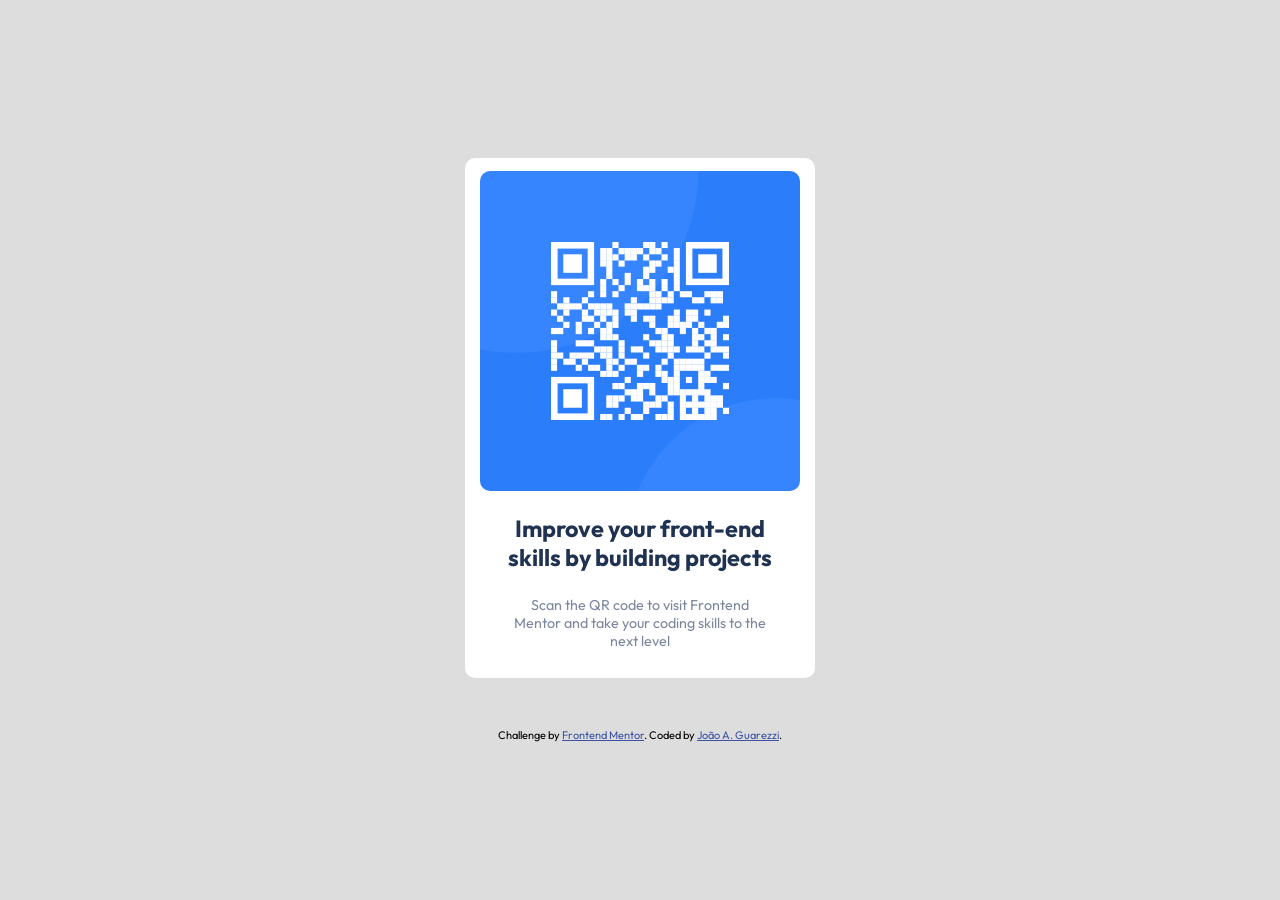
<file: 1) QR Code Component/index.html>
<!DOCTYPE html>
<html lang="en">
<head>
  <meta charset="UTF-8">
  <meta name="viewport" content="width=device-width, initial-scale=1.0"> <!-- displays site properly based on user's device -->

  <link rel="icon" type="image/png" sizes="32x32" href="./images/favicon-32x32.png">

<link rel="preconnect" href="https://fonts.googleapis.com">
<link rel="preconnect" href="https://fonts.gstatic.com" crossorigin>
<link href="https://fonts.googleapis.com/css2?family=Outfit:wght@400;700&display=swap" rel="stylesheet"> 
  
  <title>Frontend Mentor | QR code component</title>

  <style>
    
    *{
        margin: 0;
        padding: 0;
        box-sizing: border-box;
    }

    body {
        display: flex;
        flex-direction: column;
        align-items: center;
        justify-content: center;

        background: #ddd;
        font-size: 13px;
        font-family: 'Outfit', sans-serif;
        min-height: 100vh;
    }

    .qrcode-card {
        display: flex;
        flex-direction: column;
        align-items: center;
        justify-content: center;
        
        max-width: 350px;
        background-color: white;
        margin: 0 auto; 
        border-radius: 10px;
        
    }

    .image-qrcode {
        width: 320px;
        margin-top: 1em;
        border-radius: 10px;
    }

    h1 {
        font-size: 1.8em;
        text-align: center;
        margin: 1em 1.5em;
        color: hsl(218, 44%, 22%);
    }

    p {
        text-align: center;
        font-size: 1.1em;
        margin: 0 3em 2em 3em;
        color: hsl(220, 15%, 55%);
    }

    .attribution { font-size: 11px; 
                 text-align: center;
                padding-top: 50px; }

    .attribution a { color: hsl(228, 45%, 44%); }

    @media (max-width: 375px) {

      body, .qrcode-card, .image-qrcode, h1, p{
        margin: 0 auto;
        max-width: 90%;
        font-size: 13px;
      }

      .image-qrcode {
        width: 100%;
        margin-top: .5em;
      }

      h1{
        margin: .8em;
      }

      p {
        font-size: .6em;
        margin: .3em 0 1em 0;
      }
    
    }
  </style>
</head>
<body>

  <div class="qrcode-card">
    <img src="images/image-qr-code.png" alt="qr-code" class="image-qrcode">

    <h1>Improve your front-end skills by building projects</h1> 

    <p>Scan the QR code to visit Frontend Mentor and take your coding skills to the next level</p>
  </div>
  
  <div class="attribution">
    Challenge by <a href="https://www.frontendmentor.io?ref=challenge" target="_blank">Frontend Mentor</a>. 
    Coded by <a href="https://github.com/joaoanibal08/">João A. Guarezzi</a>.
  </div>
</body>
</html>
</file>
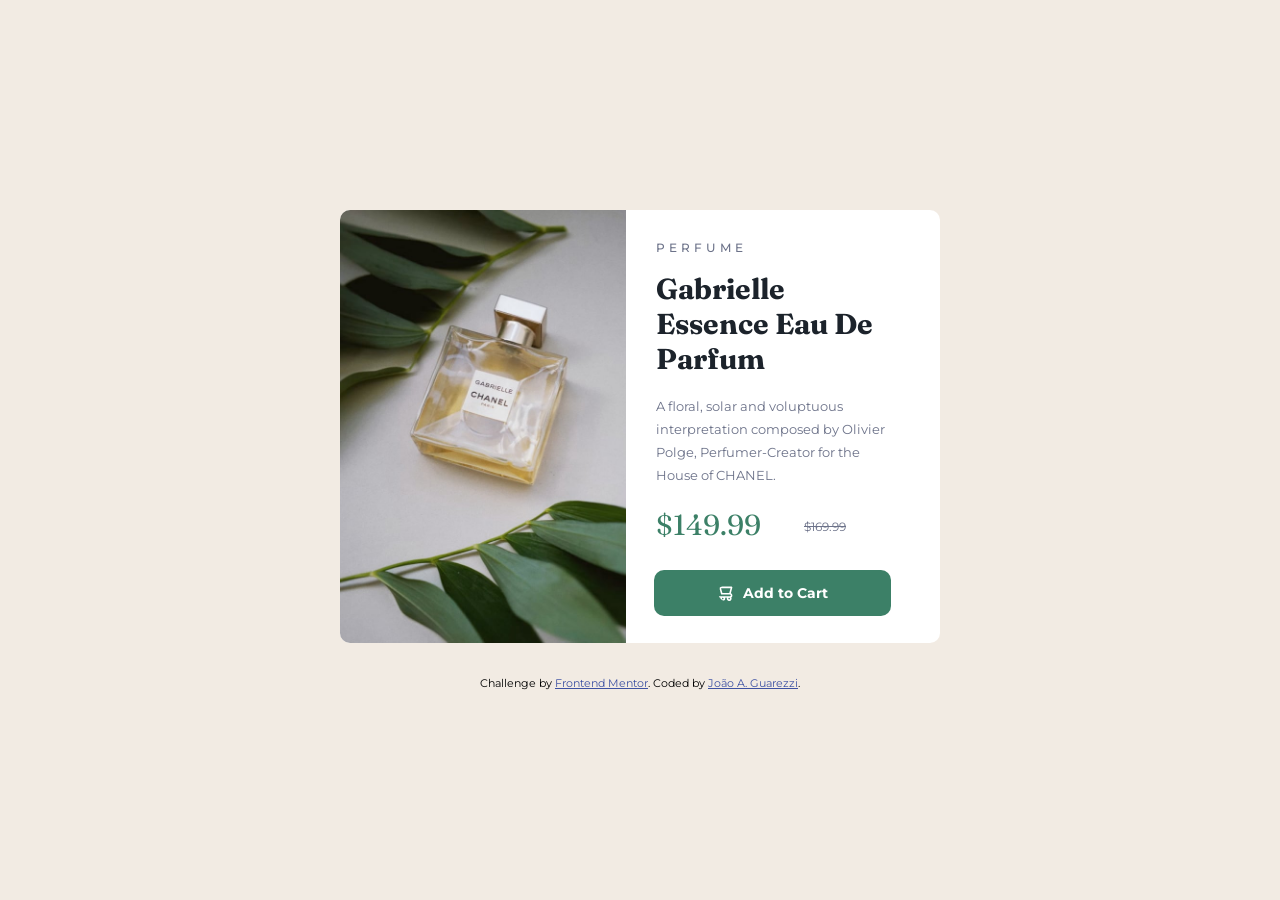
<file: 2) Product Preview Card/index.html>
<!DOCTYPE html>
<html lang="en">
<head>
  <meta charset="UTF-8">
  <meta name="viewport" content="width=device-width, initial-scale=1.0"> <!-- displays site properly based on user's device -->

  <link rel="icon" type="image/png" sizes="32x32" href="./images/favicon-32x32.png">
  
  <title>Frontend Mentor | Product preview card component</title>

  <link rel="stylesheet" href="style.css">
</head>
<body>

  <div class="container">
      <div class="photography">
        <img src="images/image-product-desktop.jpg" alt="perfume-photo-desktop">
      </div>
  
      <div class="content">
        <h3>Perfume</h3>
        <h1>Gabrielle Essence Eau De Parfum</h1>
        <p class="main-txt">A floral, solar and voluptuous interpretation composed by Olivier Polge, 
        Perfumer-Creator for the House of <span>Chanel.</span></p>
        <div class="prices">
          <p class="current-price">$149.99</p> 
          <p class="old-price">$169.99</p>
        </div>
        <div class="button">
          <img src="images/icon-cart.svg" alt="icon-cart">
          <a href="#"><p>Add to Cart</p></a>
          </div>
        </div>
      </div>
  </div>
  
  <div class="attribution">
    Challenge by <a href="https://www.frontendmentor.io?ref=challenge" target="_blank">Frontend Mentor</a>. 
    Coded by <a href="https://github.com/joaoanibal08">João A. Guarezzi</a>.
  </div>
</body>
</html>
</file>
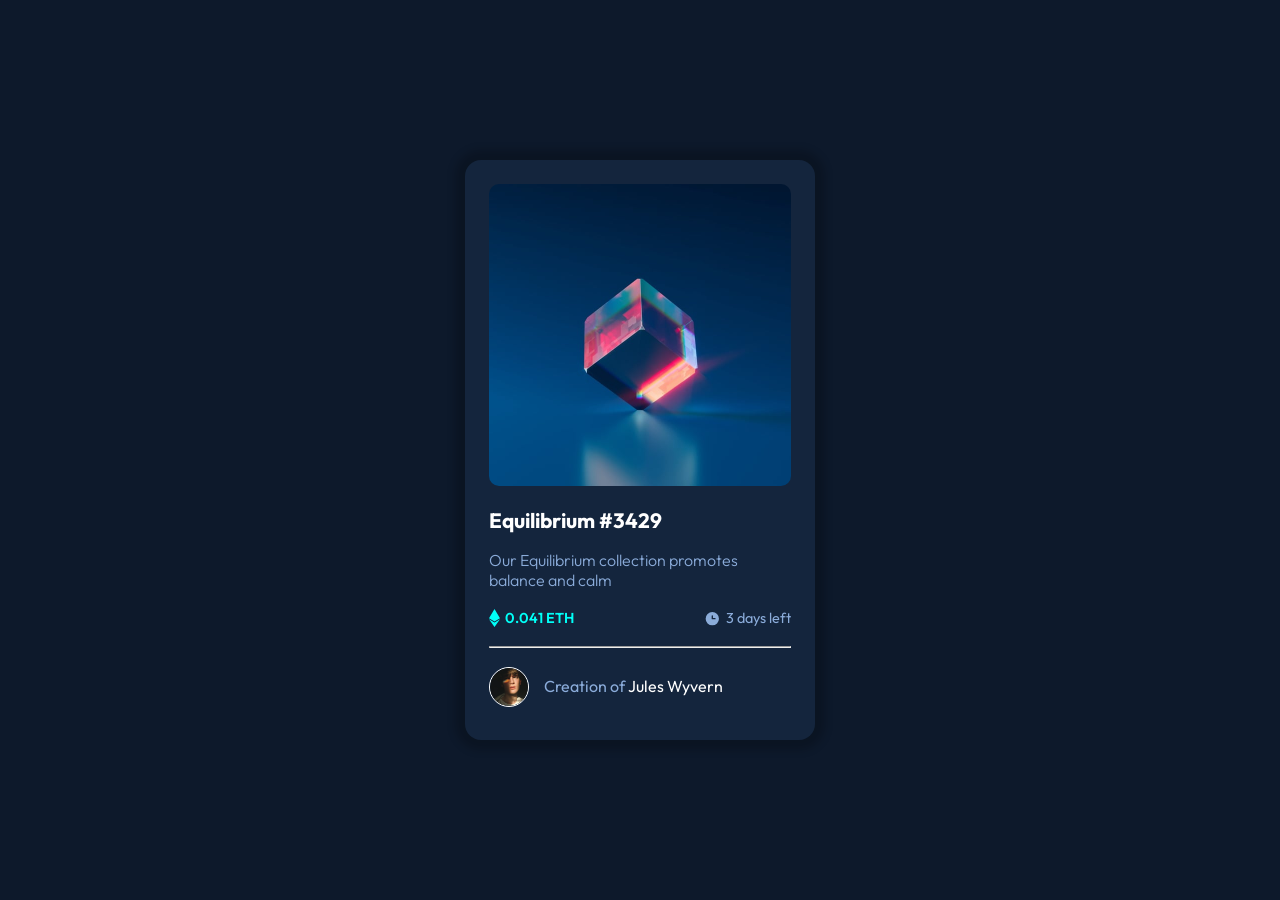
<file: 3) NFT Preview Card Component/index.html>
<!DOCTYPE html>
<html lang="pt-br">
<head>
    <meta charset="UTF-8">
    <meta http-equiv="X-UA-Compatible" content="IE=edge">
    <meta name="viewport" content="width=device-width, initial-scale=1.0">
    <link rel="stylesheet" href="style.css" />
    <title>NFT Card Title</title>
</head>
<body>

    <div class="card">
        <div class="wrapper">
            <div class="header">
                <img src="images/image-equilibrium.jpg" alt="equilibrium-img" class="main-img">
                <div class="overlay"></div>
                <img src="images/icon-view.svg" alt="icon-view" class="view"> 
            </div>
    
            <div class="content">
                <h1>Equilibrium #3429</h1>
                <p>Our Equilibrium collection promotes balance and calm</p>
    
                <div class="icons">
                    <div class="eth">
                        <img src="images/icon-ethereum.svg">
                        <h4 class="eth-text">0.041 eth</h4>
                    </div>
                    <div class="days">
                        <img src="images/icon-clock.svg">
                        <h4>3 days left</h4>
                    </div> 
                </div>
    
                <hr>

                <div class="footer">
                    <img src="./images/image-avatar.png" alt="avatar" />
                    <p>Creation of <span>Jules Wyvern</span></p>
                </div>
            </div>
        </div> 
    </div>
</body>
</html>
</file>
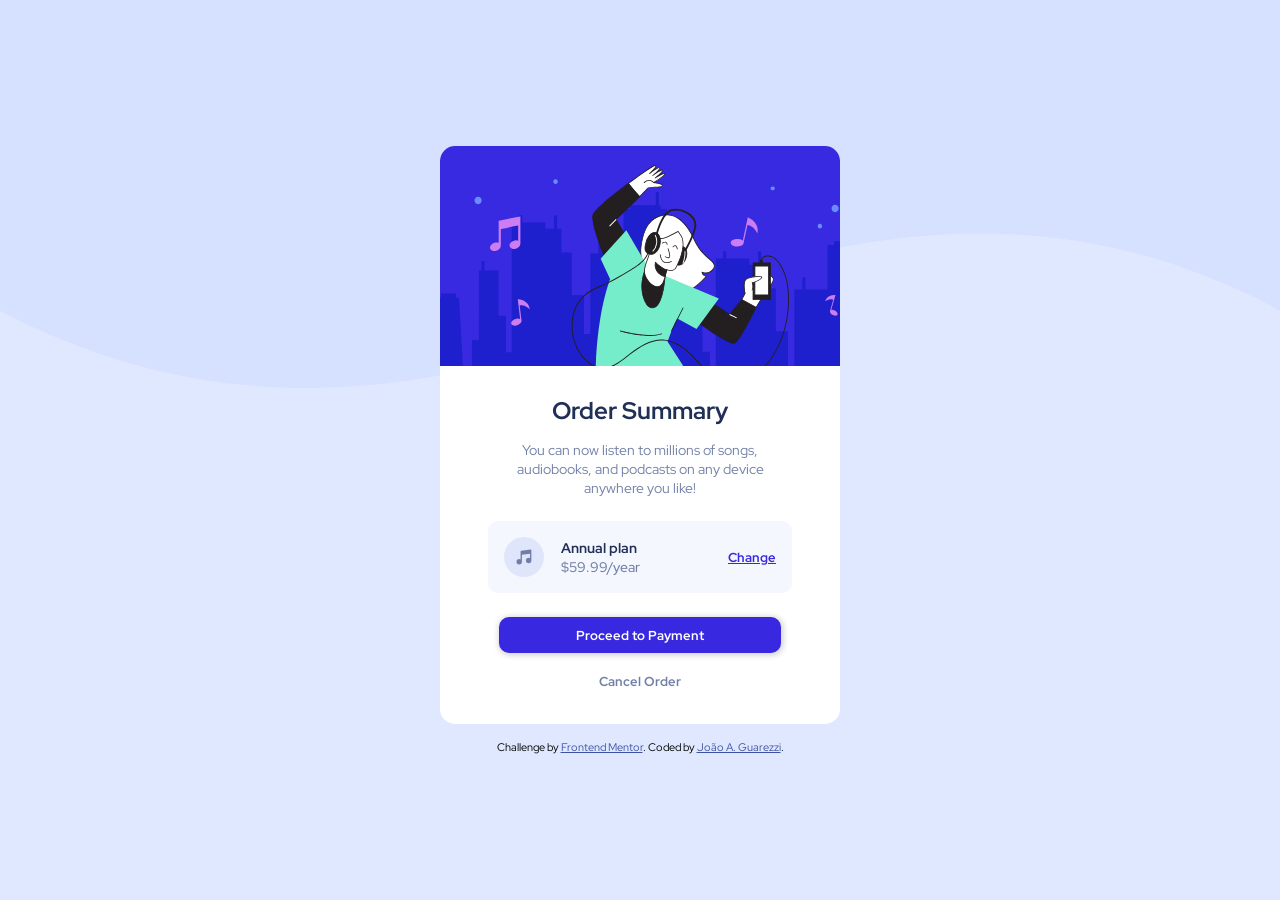
<file: 4) Order Summary Component/index.html>
<!DOCTYPE html>
<html lang="en">
<head>
    <meta charset="UTF-8">
    <meta http-equiv="X-UA-Compatible" content="IE=edge">
    <meta name="viewport" content="width=device-width, initial-scale=1.0">
    <link rel="stylesheet" href="style.css">
    <title>Order Summary Component</title>
</head>
<body>

    <div class="container">
        <div class="wrapper">
            <div class="container-img">
                <img src="images/illustration-hero.svg" alt="img">
            </div>
    
            <div class="container-content">
                <h1>Order Summary</h1>
                <p>You can now listen to millions of songs, audiobooks, and podcasts on any 
                device anywhere you like!</p>
    
                <div class="plan">
                    <img src="images/icon-music.svg" alt="icon-music">
                        <div class="annual-plan">
                            <h3>Annual plan</h3>
                            <h4>$59.99/year</h4>
                        </div>
                    <a href="#">Change</a>
                </div>
    
                <div class="buttons">
                    <a href="#" class="proceed">Proceed to Payment</a>
                    <a href="#" class="cancel">Cancel Order</a>
                </div>
            </div>
        </div>

        <div class="attribution">
            Challenge by <a href="https://www.frontendmentor.io?ref=challenge" target="_blank">Frontend Mentor</a>. 
            Coded by <a href="https://github.com/joaoanibal08" target="_blank">João A. Guarezzi</a>. 
        </div>

    </div>
    
</body>
</html>
</file>
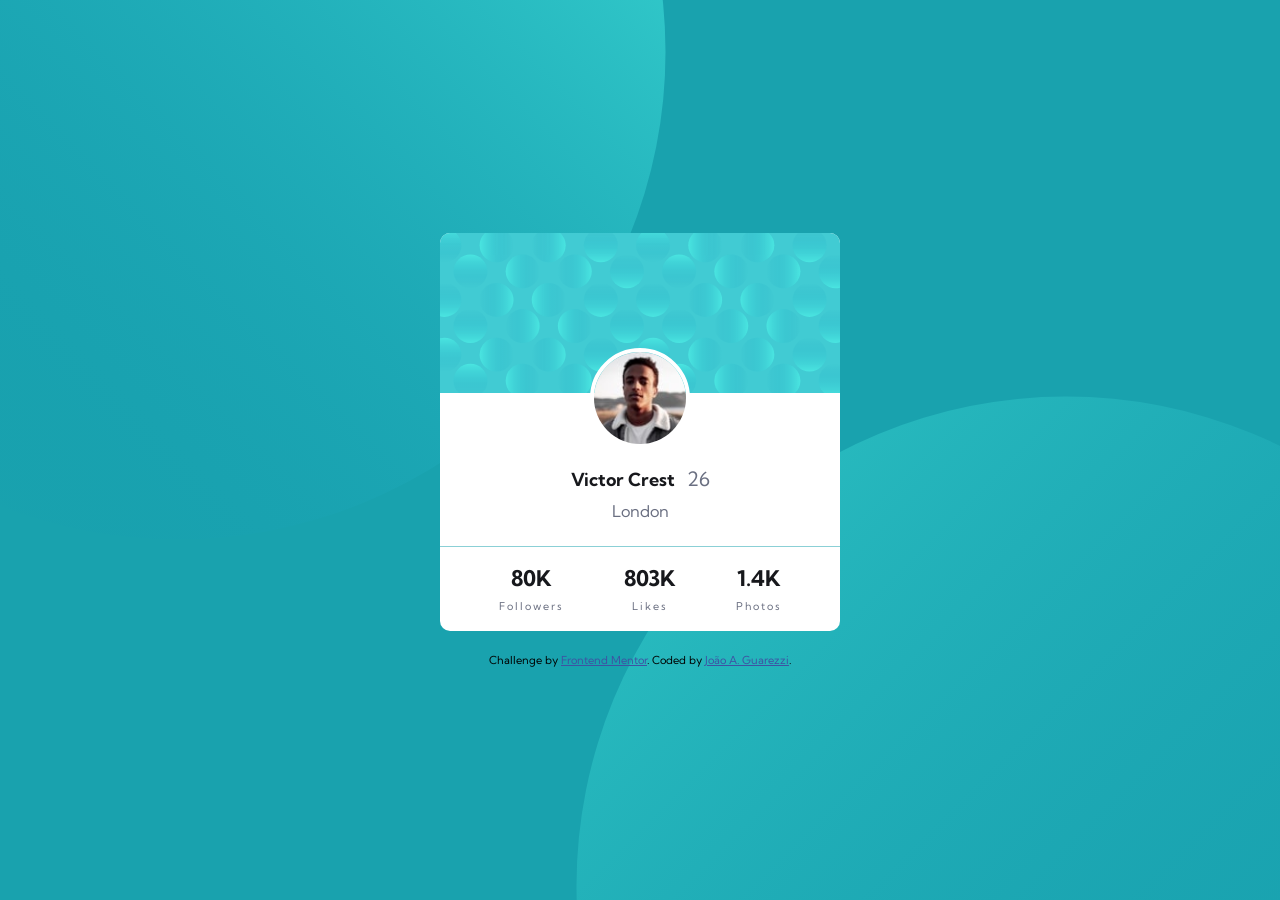
<file: 5) Profile Card Component/index.html>
<!DOCTYPE html>
<html lang="en">
<head>
  <meta charset="UTF-8">
  <meta name="viewport" content="width=device-width, initial-scale=1.0"> <!-- displays site properly based on user's device -->

  <link rel="icon" type="image/png" sizes="32x32" href="./images/favicon-32x32.png">
  <link rel="stylesheet" href="style.css">
  
  
  <title>Frontend Mentor | Profile card component</title>
</head>
<body>
  <div class="container">
    <div class="wrapper">

      <img src="images/bg-pattern-card.svg" alt="pattern-card" class="header-img">

      <div class="profile-header">
        <img src="images/image-victor.jpg" alt="photo-victor" class="profile-photo">
        <h1>Victor Crest <span>26</span></h1>
        <p>London</p>
      </div>

      

      <div class="stats">
        <div class="stat-box">
          <h2>80k</h2>
          <h3>Followers</h3>
        </div>

        <div class="stat-box">
          <h2>803k</h2>
          <h3>Likes</h3>
        </div>

        <div class="stat-box">
          <h2>1.4k</h2>
          <h3>Photos</h3>
        </div>

      </div>
    </div>

    <div class="attribution">
      Challenge by <a href="https://www.frontendmentor.io?ref=challenge" target="_blank">Frontend Mentor</a>. 
      Coded by <a href="https://github.com/joaoanibal08">João A. Guarezzi</a>.
    </div>
  </div>
</body>
</html>
</file>
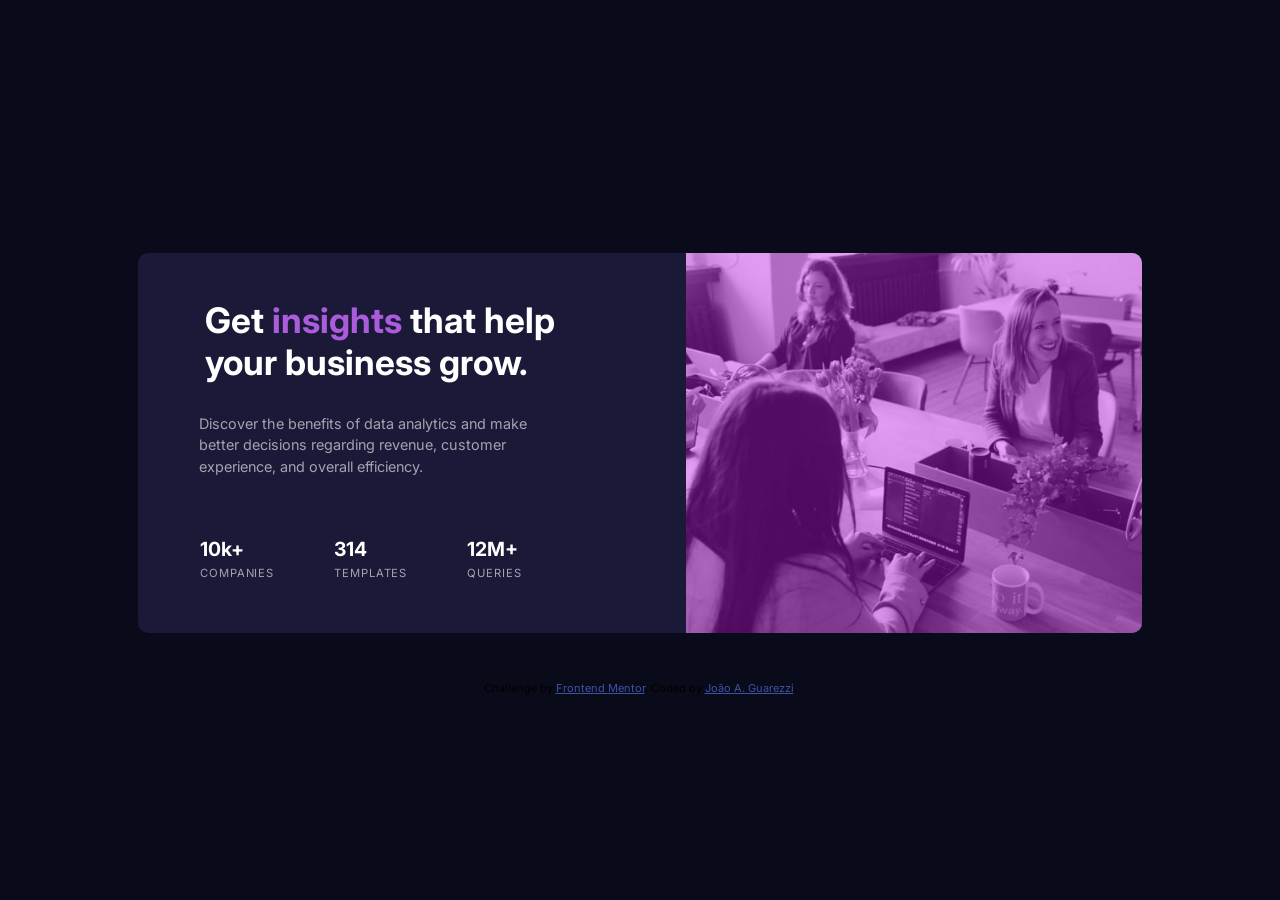
<file: 6) Start Preview Card/index.html>
<!DOCTYPE html>
<html lang="en">
<head>
    <meta charset="UTF-8">
    <meta http-equiv="X-UA-Compatible" content="IE=edge">
    <meta name="viewport" content="width=device-width, initial-scale=1.0">
    <link rel="stylesheet" href="style.css">
    <title>Start Preview Card</title>
</head>
<body>
    <div class="container">
        <div class="wrapper">
            <div class="text">
                <h1 class="title">Get <span>insights</span> that help<br> your business grow.</h1>
     
                <h2 class="subtitle">Discover the benefits of data analytics and make<br>better decisions regarding revenue, 
                customer<br> experience, and overall efficiency.</h2>
    
                <div class="stat-box">
                    <div class="stat">
                      <p class="stat-number">10k+</p>
                      <p class="stat-text">companies</p>
                   </div>
              
                   <div class="stat">
                     <p class="stat-number">314</p>
                     <p class="stat-text">templates</p>
                   </div>
              
                   <div class="stat">
                     <p class="stat-number uppercase">12m+</p>
                     <p class="stat-text">queries</p>
                   </div>
               </div>
            </div>
            <div class="image">
                <img src="images/image-header-desktop.jpg" alt="img">
            </div>
        </div>
        
        <div class="attribution">
            Challenge by <a href="https://www.frontendmentor.io?ref=challenge" target="_blank">Frontend Mentor</a>. 
            Coded by <a href="https://github.com/joaoanibal08/" target="_blank">João A. Guarezzi</a>.
        </div>   
</body>
</html>
</file>
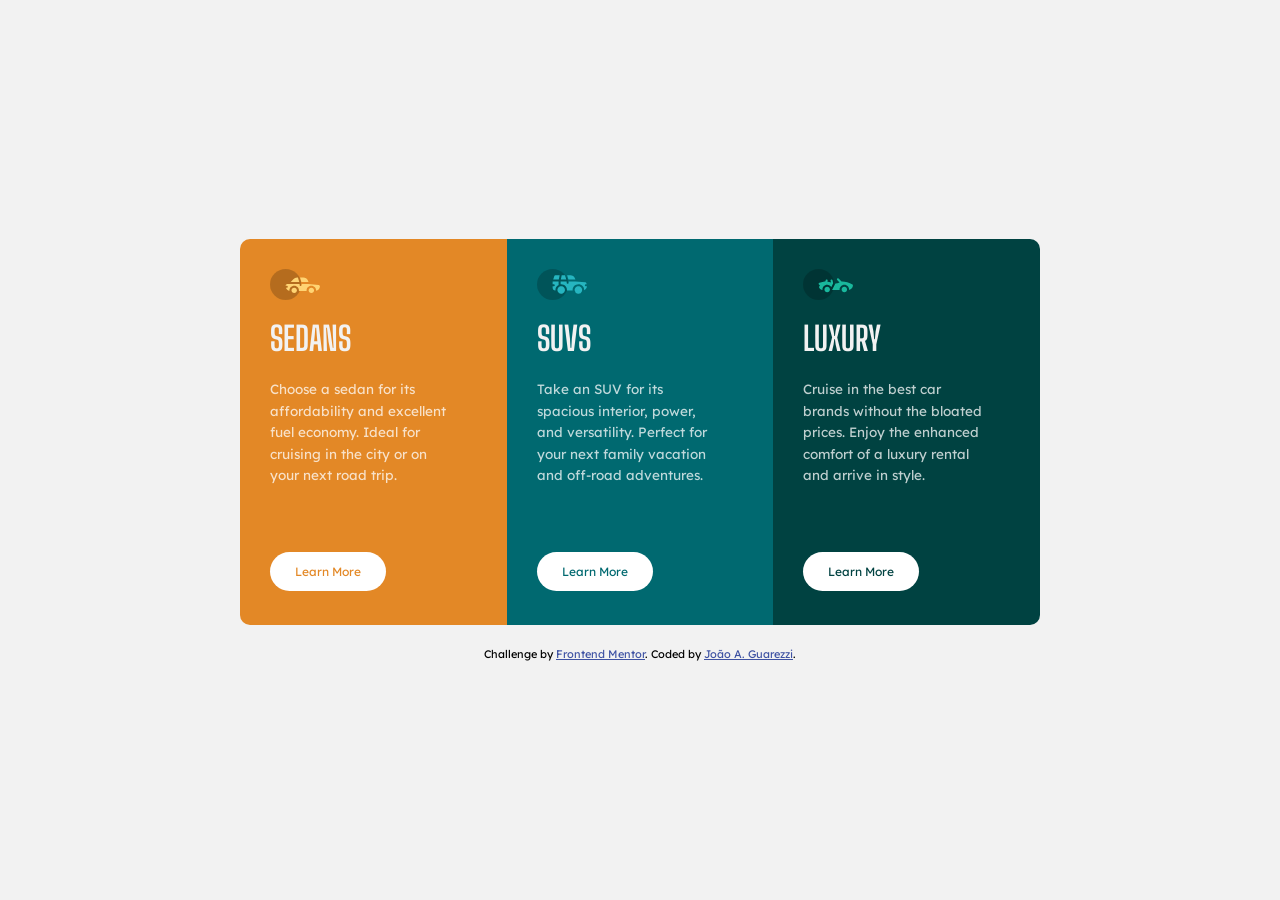
<file: 7) 3 Column Preview Card/index.html>
<!DOCTYPE html>
<html lang="en">
<head>
    <meta charset="UTF-8">
    <meta http-equiv="X-UA-Compatible" content="IE=edge">
    <meta name="viewport" content="width=device-width, initial-scale=1.0">
    <link rel="stylesheet" href="style.css">
    <title>3 Column Preview Card</title>

</head>
<body>

    <div class="container">
        <div class="wrapper">
            <div class="card-sedans">
                <img src="images/icon-sedans.svg" alt="icon-sedans" class="img-icon">
                <h1 class="title">Sedans</h1>
                <p class="text">Choose a sedan for its affordability and excellent fuel economy. 
                Ideal for cruising in the city or on your next road trip.</p>
                <div class="button btn-sedans"><a href="#">Learn More</a></div>        
            </div>
    
            <div class="card-suvs">
                <img src="images/icon-suvs.svg" alt="icon-suvs" class="img-icon">
                <h1 class="title">SUVs</h1>
                <p class="text">Take an SUV for its spacious interior, power, and versatility. 
                Perfect for your next family vacation and off-road adventures.</p>
                <div class="button btn-suvs"><a href="#">Learn More</a></div>
            </div>
    
            <div class="card-luxury">
                <img src="images/icon-luxury.svg" alt="icon-luxury" class="img-icon">
                <h1 class="title">Luxury</h1>
                <p class="text">Cruise in the best car brands without the bloated prices.
                Enjoy the enhanced comfort of a luxury rental and arrive in style.</p>
                <div class="button btn-luxury"><a href="#">Learn More</a></div>
            </div>
        </div>

        <div class="attribution">
            Challenge by <a href="https://www.frontendmentor.io?ref=challenge" target="_blank">Frontend Mentor</a>. 
            Coded by <a href="https://github.com/joaoanibal08" target="_blank">João A. Guarezzi</a>.
        </div>
    </div>  
    
</body>
</html>
</file>
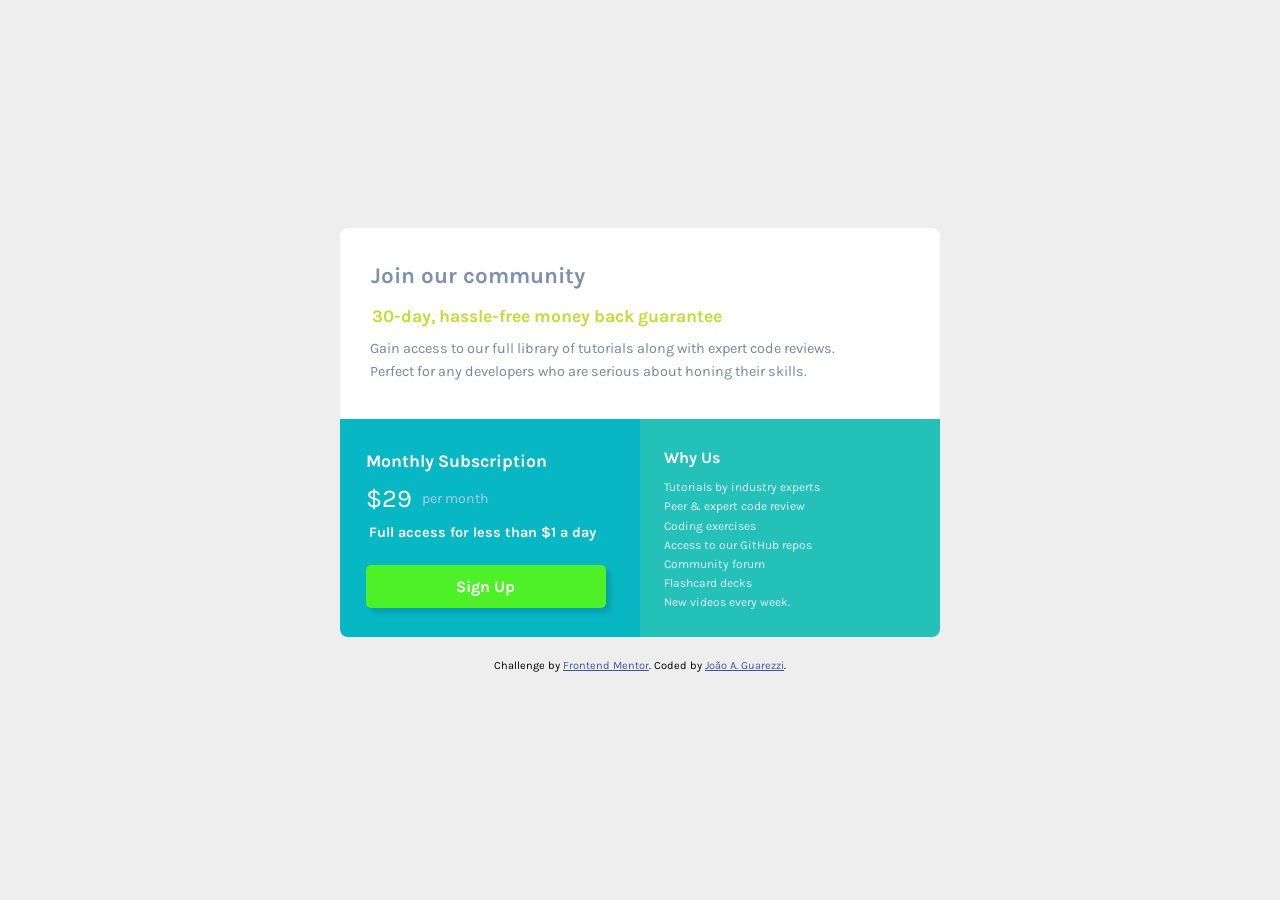
<file: 8) Single Price Grid Component/index.html>
<!DOCTYPE html>
<html lang="en">
<head>
  <meta charset="UTF-8">
  <meta name="viewport" content="width=device-width, initial-scale=1.0"> <!-- displays site properly based on user's device -->

  <link rel="icon" type="image/png" sizes="32x32" href="./images/favicon-32x32.png">
  <link rel="stylesheet" href="style.css"> 
  
  <title>Frontend Mentor | Single Price Grid Component</title>

</head>
<body>

  <div class="container">

    <div class="wrapper">

      <div class="community">
        <h1 class="community-title">Join our community</h1>
        <h2 class="community-subtitle">30-day, hassle-free money back guarantee</h2>
        <p class="community-text">Gain access to our full library of tutorials along with expert code reviews.<br>
         Perfect for any developers who are serious about honing their skills.</p>
      </div>

      <div class="subscription">
        <h1 class="subscription-title">Monthly Subscription</h1>
        <h2 class="subscription-subtitle"><span class="price">&dollar;29</span><span>per month</span></h2>
        <p class="subscription-text">Full access for less than &dollar;1 a day</p>
        <a href="#" class="subscription-button">Sign Up</a>
      </div>

      <div class="why">
        <h1 class="why-title">Why Us</h1>
        <ul>
          <li>Tutorials by industry experts</li>
          <li>Peer &amp; expert code review</li>
          <li>Coding exercises</li>
          <li>Access to our GitHub repos</li>
          <li>Community forum</li>
          <li>Flashcard decks</li>
          <li> New videos every week.</li>
        </ul> 
      </div>
    </div>  

    <p class="attribution">
      Challenge by <a href="https://www.frontendmentor.io?ref=challenge" target="_blank">Frontend Mentor</a>. 
      Coded by <a href="https://github.com/joaoanibal08" target="_blank">João A. Guarezzi</a>.
    </p>
  </div>  

</body>
</html>
</file>
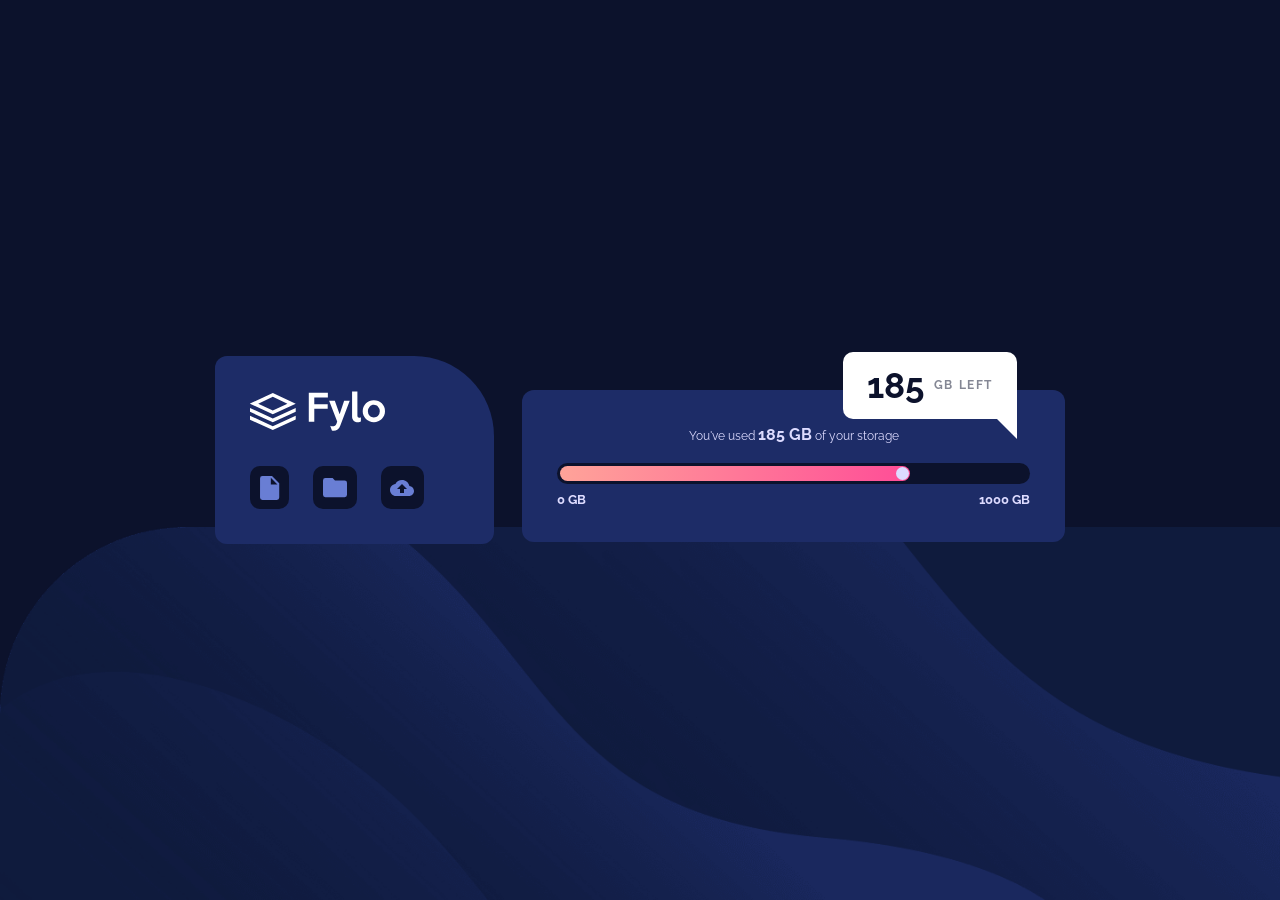
<file: 9) Fylo Data Storage/index.html>
<!DOCTYPE html>
<html lang="en">
<head>
  <meta charset="UTF-8">
  <meta name="viewport" content="width=device-width, initial-scale=1.0"> <!-- displays site properly based on user's device -->

  <link rel="icon" type="image/png" sizes="32x32" href="./images/favicon-32x32.png">
  <link rel="stylesheet" href="style.css">
  
  <title>Frontend Mentor | Fylo data storage component</title>

</head>
<body>

  <div class="container">
    <div class="card card-fylo">
      <img src="images/logo.svg" alt="fylo-logo">
      <div class="card-fylo-content">

          <div class="icon">
            <img src="images/icon-document.svg" alt="icon-document">
          </div>
          <div class="icon">
            <img src="images/icon-folder.svg" alt="icon-folder">
          </div>
          <div class="icon">
            <img src="images/icon-upload.svg" alt="icon-upload">
          </div>

      </div>
    </div>

    <div class="card card-stats">
      <div class="description">
        <p>You've used <span>185 gb</span> of your storage</p>
      </div>

      <div class="progress-bar">
        <div class="progress-bar-color">
          <div class="ball"></div>
        </div>
      </div>

      <div class="consumption">
        <div class="text">0 gb</div>
        <div class="text">1000 gb</div>
      </div>

      <div class="floating-msg">
        <div class="msg">
          <strong>185</strong>
          <span>gb left</span>
          
        </div>
        <div class="triangle"></div>
      </div>

    </div>

  <!--<div class="attribution">
    Challenge by <a href="https://www.frontendmentor.io?ref=challenge" target="_blank">Frontend Mentor</a>. 
    Coded by <a href="#">Your Name Here</a>.
  </div> -->
</body>
</html>
</file>
<file: 2) Product Preview Card/style.css>
@import url('https://fonts.googleapis.com/css2?family=Montserrat:wght@500;700&display=swap');
@import url('https://fonts.googleapis.com/css2?family=Fraunces:opsz,wght@9..144,700&family=Montserrat:wght@500;700&display=swap');

*{
    margin: 0;
    padding: 0;
    box-sizing: border-box;
}

body {  
    display: flex;
    flex-direction: column;
    align-items: center;
    justify-content: center;
    min-height: 100vh;
    background-color: hsl(30, 38%, 92%);
    font-size: 14px;
}

.container {
    border-radius: 10px;
    display: flex;
    max-width: 600px;
    background-color: white;
    margin: 0 1rem;
}

.photography {
    width: 50%;
}
   

img {
    width: 100%;
    height: 100%;
    object-fit: cover;
    border-top-left-radius: 10px;
    border-bottom-left-radius: 10px;
}



.content {
    width: 50%;
    margin: 1em;
}

h3 {
    font-family: 'Montserrat', 'sans-serif';
    font-size: .75rem;
    text-transform: uppercase;
    letter-spacing: 4px;
    font-weight: 500;
    color: hsl(228, 12%, 48%);
    margin: 1rem;
}

h1 {
    font-family: 'Fraunces', 'sans-serif';
    color: hsl(212, 21%, 14%);
    font-size: 1.8rem;
    margin: 0 2rem 1.2rem 1rem;
}

.main-txt{
    font-family: 'Montserrat', 'sans-serif';
    color: hsl(228, 12%, 48%);
    font-size: .8rem;
    line-height: 1.8;
    margin: 0 2rem 1.2rem 1rem;
}

span {
    text-transform: uppercase;
}

.prices {
    margin:  0 2rem 1.2rem 1rem;
    display: flex;
    flex-direction: row;
    justify-content: space-between;
}

.current-price{
    font-family: 'Fraunces', 'sans-serif';
    font-size: 1.8rem;
    color: hsl(158, 36%, 37%);

}

.old-price{
    font-family: 'Montserrat', 'sans-serif';
    font-size: .75rem;
    color: hsl(228, 12%, 48%);
    margin: 1em 4em 0 0;
    text-decoration: line-through;
}

.button {
    display: flex;
    flex-direction: row;
    align-items: center;
    justify-content: center;
    
    background-color: hsl(158, 36%, 37%);
    margin: 2em 2.5em 0 1em;
    padding: 1em;
    border-radius: 10px;
}


.button img {
    width: 15px;
    margin-right: 10px;
}

.button a {
    color: white;
    text-decoration: none;
    font-family: 'Montserrat', 'sans-serif';
    font-weight: 700;
    
}

.button:hover{
    background-color: hsl(158, 37%, 26%);
    cursor: pointer;
    transition: .3s;
}

 .attribution {
     font-size: 11px; text-align: center; 
     margin-top: 3em;
     font-family: 'Montserrat', 'sans-serif';
}

 .attribution a { color: hsl(228, 45%, 44%); }

@media only screen and (max-width: 550px) {
    .container {
        flex-direction: column;
        margin: 0 .75em;
    }

    .photography {
        width: 100%;
        height: 40%;  
    }

    img {
        content: url("./images/image-product-mobile.jpg");
        border-top-left-radius: 10px;
        border-top-right-radius: 10px;
        border-bottom-left-radius: 0px;
        border-bottom-right-radius: 0px;
      }

   .content {
        width: 100%;
   }   

   .old-price {
    margin-left: 5px;
   }
}

@media only screen and (max-width: 375px){

    .container {
        width: 85%;
        margin: 0 1em;
    }


}
</file>
<file: 3) NFT Preview Card Component/style.css>
@import url("https://fonts.googleapis.com/css2?family=Outfit:wght@300;400;600&display=swap");

* {
    font-family: "Outfit", sans-serif;
    padding: 0;
    box-sizing: border-box;
    margin: 0;
  }

  img {
    max-width: 100%;
  }

  body {
    min-height: 100vh;
    display: flex;
    align-items: center;
    justify-content: center;
    background-color: hsl(217, 54%, 11%);
    font-size: 18px;
  }

  .card {
    background-color: hsl(216, 50%, 16%);
    box-shadow: 0px 0px 8px 10px rgba(0, 0, 0, 0.2);
    width: 350px;
    border-radius: 1rem;
  }

  .wrapper {
    display: flex;
    flex-direction: column;
    gap: 1rem;
    padding: 1.5rem;
  }

  .header {
    position: relative;
    cursor: pointer;
  }

  .header img {
    border-radius: 10px;
  }

  .overlay {
    background-color: hsl(178, 100%, 50%);
    opacity: 40%;
    position: absolute;
    top: 0;
    bottom: 2px;
    left: 0;
    right: 0;
    border-radius: 1rem;
    display: none;
  }

  .view {
    position: absolute;
    top: 50%;
    left: 50%;
    transform: translate(-50%, -50%);
    display: none;
  }

  .header:hover .overlay,
.header:hover .view {
  display: block;
  
}

  h1 {
    color: white;
    font-size: 1.3rem;
    margin-bottom: .8em;
  }

  h1:hover {
    color: hsl(178, 100%, 50%);
    cursor: pointer;
    transition: .3s;
  }

  .content p {
    color: hsl(215, 51%, 70%);
    font-size: 1rem;
    margin-bottom: 1.2rem;
    font-weight: 300;
  }

  .icons {
    display: flex;
    flex-direction: row;
    align-items: center;
    justify-content: space-between;
    margin-bottom: 1.2rem;
  }

  .eth, .days {
    display: flex;
    flex-direction: row;
    align-items: center;
  }

  h4 {
    color: hsl(215, 51%, 70%);
    font-weight: 400;
    margin-left: 5px;
    font-size: .9rem;
  }

  .eth-text {
    text-transform: uppercase;
    font-weight: 600;
    color: hsl(178, 100%, 50%);
  }

  hr {
    color: hsl(215, 51%, 70%);
    border-width: 0.5px;
  }

  .footer {
    display: flex;
    align-items: center;
    gap: 15px;
    margin-top: 10px;
  }
  .footer img {
    width: 40px;
    border: 1px solid white;
    border-radius: 50%;
  }
  .footer p {
    color: hsl(215, 51%, 70%);
    margin-top: 18px;
    font-weight: 400;
  }

  span {
    color: white;
  }

  span:hover{
    color: hsl(215, 51%, 70%);
    cursor: pointer;
    transition: .3s;
  }

  @media only screen and (max-width: 375px){

    .card {
        width: 85%;
        margin: 0 .5em;
    }

  }
</file>
<file: 4) Order Summary Component/style.css>
@import url('https://fonts.googleapis.com/css2?family=Red+Hat+Display:wght@500;700;900&display=swap');
*{
    padding: 0;
    margin: 0;
    box-sizing: border-box;
}

body {
    font-family: 'Red Hat Display', sans-serif;
    background-image: url(images/pattern-background-desktop.svg);
    background-repeat: no-repeat;
    background-size: contain;
    background-color: hsl(225, 100%, 94%); 

    display: flex;
    align-items: center;
    justify-content: center;
    align-items: center;
    min-height: 100vh;
    font-size: 16px;
    
} 

.container {
    display: flex;
    flex-direction: column;
    align-items: center;
    justify-content: center; 

    
}

.wrapper{
    background-color: white;
    border-radius: 15px;
    width: 400px;
    overflow: hidden;
    margin: 0 auto;
}

.container-content{
    margin: 1.5em;
}

h1{
    font-size: 1.5em;
    text-align: center;
    font-weight: 700;
    color: hsl(223, 47%, 23%);
}

.container-content p {
    text-align: center;
    font-size: .9em;
    margin: 1em 3em;
    color: hsl(224, 23%, 55%);
}

.plan {
    display: flex;
    flex-direction: row;
    align-items: center;
    justify-content: space-between;
    margin: 1.5em;
    background-color:hsl(225, 100%, 98%);
    border-radius: 10px;
    padding: 1em;
}

.plan img{
    width: 40px;
}

.annual-plan{
    margin-right: 4.5em;
}

h3{
    font-size: .9em;
    color: hsl(223, 47%, 23%);
}

h4{
    color: hsl(224, 23%, 55%);
    font-weight: 500;
    font-size: .9em;
}

.plan a{
    font-size: .8em;
    font-weight: 700;
    color: hsl(245, 75%, 52%);
}

.plan a:hover {
    cursor: pointer;
    text-decoration: none;
    color: hsl(224, 23%, 55%);
    transition: .2s;
}

.buttons {
    display: flex;
    flex-direction: column;
    align-items: center;
    justify-content: center;
    font-family: inherit;
    
}

.proceed, .cancel{
    text-decoration: none;
    font-size: .8em;
    text-align: center;
    padding: .75em;
    font-weight: 700;
    border-radius: 10px;
}

.proceed {
    background-color: hsl(245, 75%, 52%);
    width: 80%;
    color: white;
    margin-bottom: 10px;
    box-shadow: 1px 1px 6px 1px rgba(0, 0, 0, 0.2);
    
}

.proceed:hover {
    background-color: hsl(224, 23%, 55%);
    cursor: pointer;
    transition: .3s;
 }


.cancel {
    color: hsl(224, 23%, 55%);
}

.cancel:hover {
    cursor: pointer;
    color: black;
    transition: .2s;
}

.attribution { font-size: 11px; 
    text-align: center; 
    margin-top: 1.5em;

}
.attribution a { color: hsl(228, 45%, 44%); }

@media screen and (max-width: 500px) {

    .wrapper {
        max-width: 85%;
        margin: 0 1em;
    }

    .annual-plan{
        margin-left: 5px;
    }

}

@media screen and (max-width: 375px){

    .wrapper {
        max-width: 65%;
        margin: 0 2em;
    }

    .container img{
        width: 100%;
    }

    .container-content p{
        margin: 1em 0;
    }

    .plan {
        justify-content: center;
        width: 100%;
        margin: auto;
        margin-bottom: 20px;
        padding: 15px;
    }
   
    .plan img{
        width: 40px;
        margin-left: 10px;
    }

    h3, h4 {
        font-size: .8em;
    }

    .plan a{
        font-size: .75em;
    }

    .proceed, .cancel{
        width: 100%;
    }


}
</file>
<file: 5) Profile Card Component/style.css>
@import url('https://fonts.googleapis.com/css2?family=Kumbh+Sans:wght@400;700&display=swap');

*{
    margin: 0;
    padding: 0;
    box-sizing: border-box;
}

body{
    font-size: 18px;
    background-color: hsl(185, 75%, 39%);
    font-family: 'Kumbh Sans', sans-serif;
    background-image: url(images/bg-pattern-top.svg), url(images/bg-pattern-bottom.svg);
    background-repeat: no-repeat, no-repeat;
    background-position: right 48vw bottom 40vh,
        left 45vw top 44vh;
}

.container{
    display: flex;
    flex-direction: column;
    align-items: center;
    justify-content: center;
    min-height: 100vh;
}

.wrapper{
    background-color: white;
    display: flex;
    flex-direction: column;
    align-items: center;
    justify-content: center;
    border-radius: 10px;
    overflow: hidden;
    width: 400px;

}

.header-img {
    width: 100%;
}

.profile-header{
    display: flex;
    flex-direction: column;
    align-items: center;
    justify-content: center;

}

.profile-photo{
    width: 100px;
    border-radius: 50%;
    border: 4px solid white;
    margin-top: -2.5em;
   
}

h1{
    color: hsl(225, 8%, 10%);
    font-size: 1em;
    margin-top: 1em;
}

span {
    font-weight: 400;
    color: hsl(227, 10%, 46%);
    margin-left: 8px;
    font-size: 1.1em;
}

p{
    font-size: .9em;
    margin: 10px 0;
    color: hsl(227, 10%, 46%);
}

.stats {
    display: flex;
    flex-direction: row;
    align-items: center;
    justify-content: center;
    gap: 60px;
    margin: 1em 0;
    border-top: 1px solid hsla(185, 75%, 39%, 0.5);
    width: 100%;
    margin-top: 15px;
}

.stat-box {
    display: flex;
    flex-direction: column;
    align-items: center;
    margin-top: 1em;
}

h2{
    text-transform: uppercase;
    font-size: 1.2em;
    color: hsl(225, 8%, 10%);
}

h3{
    font-size: .6em;
    font-weight: 400;
    color: hsl(227, 10%, 46%);
    letter-spacing: 2px;
    margin-top: 7.5px;
}
.attribution { font-size: 11px; 
    	text-align: center; 
        margin-top: 2em;

}
.attribution a { color: hsl(228, 45%, 44%); }

@media screen and (max-width: 420px) {
    .wrapper {
        width: 90%;
        margin: 0 .5em;
    }

    .stats{
        gap: 40px;
    }

    h2 {
        font-size: 1em;
    }
}
</file>
<file: 6) Start Preview Card/style.css>
@import url('https://fonts.googleapis.com/css2?family=Inter:wght@400;700&display=swap');

*{
    padding: 0;
    margin: 0;
    box-sizing: border-box;
}


body {
    font-family: 'Inter', sans-serif;
    min-height: 100vh;
    background-color: hsl(233, 47%, 7%);
    font-size: 15px;
    display: flex;
    align-items: center;
    justify-content: center;
    min-height: 100vh;

}

.container{
    max-width: 1100px;
    margin: 0 auto;
}

.wrapper{
    display: grid;
    grid-template-columns: 1.2fr 1fr;
    border-radius: 10px;
    overflow: hidden;
    margin: 3rem;
    background-color: hsl(244, 38%, 16%);
    
}

.text {
    margin: 2rem;
}

.title {
    font-size: 2.2rem;
    margin: .4em 1em; 
    color: white;
}

span {
    color: hsl(277, 64%, 61%);
}

.subtitle{
    font-size: .9rem;
    margin: .8em 2em;
    margin-top: 30px;
    font-weight: 400;
    color: hsla(0, 0%, 100%, 0.6);
    line-height: 1.5;
}

.stat-box{
    display: flex;
    flex-direction: row;
    align-items: center;
    gap: 4em;
    margin: 4em 0 0 2em;
    /*margin: 4rem 2rem;*/
}

.stat-number{
    color: white;
    font-weight: 700;
    font-size: 1.3em;
    
}

.stat-text{
    text-transform: uppercase;
    font-size: .75em;
    color: hsla(0, 0%, 100%, 0.6);
    letter-spacing: .9px;
    margin-top: 5px;
}

.uppercase{
    text-transform: uppercase;
}

.image{
    position: relative;
}

.image::after {
    position: absolute;
    content: '';
    height: 100%;
    width: 100%;
    left: 0;
    top: 0;
    background-color: hsla(288, 85%, 51%, 0.4);
}



img {
    width: 100%;
    height: 100%;
    overflow: hidden;
}


.attribution { font-size: 11px; text-align: center; }
 .attribution a { color: hsl(228, 45%, 44%); }

 @media only screen and (max-width: 910px){

    .wrapper{
        
        grid-template-columns: 1fr 1.5fr;
        margin: 0 2em;
    }


 }

 @media only screen and (max-width: 890px){

    img {
        content: url(images/image-header-mobile.jpg);
        
    }

    .wrapper {
        display: flex;
        flex-direction: column-reverse;
        align-items: center;
        margin: 2em;
      
    }

    .text {
        display: flex;
        flex-direction: column;
        align-items: center;
        justify-content: center;
    }

    h1, h2{
        text-align: center;
        margin: 0 auto;
    }

    .stat-box{
        display: flex;
        flex-direction: column;
        align-items: center;
        justify-content: center;
        gap: 2.5em;
    }

    .stat {
        display: flex;
        flex-direction: column;
        align-items: center;
        justify-content: center;
        margin-right: 20px;
        
    }

    .stat-number{
        font-size: 2em;
    }

    .stat-text{
        font-size: .9em;
    }


 }

 @media only screen and (max-width: 425px){

    .title{
        font-size: 1.8em;
    }
 }
</file>
<file: 7) 3 Column Preview Card/style.css>
@import url('https://fonts.googleapis.com/css2?family=Big+Shoulders+Display:wght@700&family=Lexend+Deca&display=swap');

* {
    margin: 0;
    padding: 0;
    box-sizing: border-box;
}

body {
    min-height: 100vh;
    display: flex;
    align-items: center;
    font-family: 'Lexend Deca', sans-serif;
    font-size: 15px;
    background-color: hsl(0, 0%, 95%);
}

.container {
    width: 800px;
    margin: 0 auto;
}

.wrapper {
    display: grid;
    grid-template-columns: repeat(3, 1fr);
    border-radius: 10px;
    overflow: hidden;
}

.card-sedans, .card-sedans a {
    background-color: hsl(31, 77%, 52%);
    color: hsl(31, 77%, 52%);

}

.card-suvs, .card-suvs a {
    background-color:  hsl(184, 100%, 22%);
    color: hsl(184, 100%, 22%);
    
}

.card-luxury, .card-luxury a {
    background-color: hsl(179, 100%, 13%);
    color: hsl(179, 100%, 13%);

}

.card-sedans, .card-suvs, .card-luxury {
    padding: 30px;
}

.img-icon {
    width: 50px;
    margin-bottom: 1em;
}

.title {
    font-family: 'Big Shoulders Display', cursive;
    text-transform: uppercase;
    color: hsl(0, 0%, 95%);
    font-size: 2.2em;
    margin-bottom: .6em;
}

.text {
    font-family: 'Lexend Deca', sans-serif;
    font-size: .9em;
    color: hsla(0, 0%, 100%, 0.75);
    line-height: 1.6;
    margin-right: 2em;
}

.button {
   margin-top: 5em;
   margin-bottom: 1em;
   display: inline-block;
}

.button a {
    text-decoration: none;
    font-size: 0.8em;
    text-align: center;
    background-color: white;
    border-radius: 25px;
    padding: 12px 25px;
}

.button a:hover {
    background-color: transparent;
    color: white;
    border: 2px solid white;
    cursor: pointer;
    transition: .3s;
}

.attribution { font-size: 11px; text-align: center; margin-top: 2em; }
.attribution a { color: hsl(228, 45%, 44%); }

@media only screen and (max-width: 815px) {
    .wrapper {
        margin: 1em;

    }

}


@media only screen and (max-width: 600px) {
    .wrapper {
        grid-template-columns: 1fr;
    }

    .img-icon {
        width: 60px;
    }

    .text {
        font-size: 1.1em;

    }

    .button {
        margin-bottom: 1.25em;
   
    }

    .button a {
        padding: 15px 35px;
        font-size: 1em;
    }

}
</file>
<file: 8) Single Price Grid Component/style.css>
@import url('https://fonts.googleapis.com/css2?family=Karla:wght@400;700&display=swap');

* {
    padding: 0;
    margin: 0;
    box-sizing: border-box;
}

body {
    background-color: #eee;
    font-family: 'Karla', sans-serif;
    font-size: 16px
}

.container {
    display: flex;
    flex-direction: column;
    align-items: center;
    justify-content: center;
    min-height: 100vh;
    margin: 0 auto;
   
}

.wrapper {
    display: grid;
    grid-template-columns: repeat(2, 1fr);
    border-radius: 8px;
    overflow: hidden;
    width: 600px;
}

.community {
    grid-column: 1/-1; 
    background-color: white;
   
}

.community-title {
    font-size: 1.4em;
    color: hsl(218, 21%, 59%);
    margin: 1.5em 0 0 1.4em;
}

.community-subtitle {
    font-size: 1.1em;
    margin: 1em 0 0 1.8em;
    color: hsl(71, 73%, 54%);
} 

.community-text {
    font-size: .9em;
    margin: .75em 0 2.5em 2.1em;
    color: lightslategray;
    line-height: 1.6; 
    
}

.subscription {
    background-color: hsl(184, 92%, 40%);
}

.subscription-title {
    font-size: 1.1em;
    margin: 1.8em 0 0 1.5em;
    color: white;
}


.subscription-subtitle {
    display: flex;
    align-items: center;
    gap: 10px;
    font-size: 0.8em;
    color: rgba(229, 239, 245, 0.226);
    margin: 1em 0 0 2em;

}
   

.subscription-subtitle span.price {
    font-size: 2em;
    color: white;
 
}

.subscription-subtitle span {
    font-size: 1.1em;
    font-weight: 400;
    color: hsla(217, 59%, 81%, 0.986);
    
}

.subscription-text {
    font-size: 0.9em;
    font-weight: 700;
    color: white;
    margin: .8em 0 0 2em;
}

.subscription-button {
    display: block;
    width: 80%;
    margin: 1.5em 0 1.8em 1.6em;
    padding: 12px;
    background-color: rgba(95, 255, 2, 0.808);
    border-radius: 5px;
    box-shadow: 5px 5px 5px rgba(0, 0, 0, 0.13);;
      
}

.subscription a {
    font-family: 'Karla', sans-serif;
    font-weight: 700;
    color: white;
    text-decoration: none;
    text-align: center;
    
}

.why {
    background-color: hsla(177, 71%, 44%, 0.986);
}

.why-title {
    font-size: 1em;
    margin: 1.8em 0 0 1.5em;;
    color: white;
}

.why ul {
    list-style: none;
    line-height: 1.6;
    margin: .7em 0 0 1.5em;
}

.why li {
    color: hsl(204, 43%, 93%);
    font-size: 0.75em;
}

.attribution { font-size: 11px; text-align: center; 
margin-top: 2em;}
.attribution a { color: hsl(228, 45%, 44%); }

@media screen and (max-width: 650px){
    .wrapper {
        grid-template-columns: 1fr;
        margin: 1.5em .6em;
        width: 400px;
    }

    .community-title{
       font-size: 1.2em;
    }

    .community-subtitle {
        font-size: .9em;
       }

    .community-text {
        margin-right: 15px;
        font-size: .75em;
        
    }

    .subscription-button {
        width: 80%;
    }

    .why ul {
        color: hsl(204, 43%, 93%);
        font-size: 0.75em;
        margin-bottom: 1.5em;
        margin-left: 1.4em;
        font-size: 1.1em;
    }

@media screen and (max-width: 450px) {
   .wrapper {
    width: 320px;
   }

   .community-title{
    font-size: 1.1em;
 }

 .community-subtitle {
     font-size: .8em;
    }

 .community-text {
     margin-right: 15px;
     font-size: .75em;
     
 }

}

}
</file>
<file: 9) Fylo Data Storage/style.css>
@import url('https://fonts.googleapis.com/css2?family=Raleway:wght@400;700&display=swap');

*{
    margin: 0;
    padding: 0;
    box-sizing: border-box;
}

body {
    font-size: 14px;
    background-color: hsl(229, 57%, 11%);
    background-image: url(images/bg-mobile.png);
    background-repeat: no-repeat;
    font-family: 'Raleway', sans-serif;
    background-size: cover;
    width: 100vw;
    height: 100vh;
}

.container{
    display: flex;
    flex-direction: column;
    align-items: center;
    justify-content: center;
    height: 100vh;
    gap: 1.2rem;
}

.card {
    background-color: hsl(228, 56%, 26%);
    width: 80%;
    border-radius: .75rem;
}

.card-fylo{
    border-top-right-radius: 5rem;
    padding: 2.2rem;
}

.card-fylo-content {
    display: flex;
    flex-direction: row;
    gap: 1.5rem;
    margin-top: 2rem;
}

.icon {
    background-color: hsl(229, 57%, 11%);
    padding: .6rem;
    border-radius: 10px;
    display: flex;
    align-items: center;
    justify-content: center;
}

.card-stats{
    padding: 2.2rem;
    position: relative;
}

.description{
    color: hsl(243, 100%, 93%);
    font-weight: 400;
    text-align: center;
    width: 100%;
    font-size: .75rem;
    
}

.description p {
    text-align: center;
    /*white-space: nowrap;*/
}

.description span{
    font-weight: 700;
    text-transform: uppercase;
    font-size: 1rem;
}

.consumption {
    display: flex;
    flex-direction: row;
    align-items: center;
    justify-content: space-between;
}

.progress-bar {
    width: 100%;
    background-color: hsl(229, 57%, 11%);
    border-radius: 1rem;
    margin: 1.2rem 0 1rem 0;  
    padding: 3px;
}

.progress-bar-color {
    width: 75%;
    background-image: -webkit-gradient(linear, left top, right top, from(#ffa399), to(#ff4d97));
    background-image: linear-gradient(90deg, #ffa399, #ff4d97);
    padding: 1px;
    display: flex;
    flex-direction: row;
    align-items: center;
    justify-content: flex-end;
    border-radius: 1rem;
}

.ball {
    width: .8rem;
    height: .8rem;
    background-color: #dddbff;
    border-radius: 1rem;
  }

.text {
    text-transform: uppercase;
    color: hsl(243, 100%, 93%);
    font-weight: 700;
    font-size: .8rem;
    margin-top: -8px;
}

.floating-msg{
    position: absolute;
    left: 50%;
}

.msg {
    background-color: white;
    padding: .8rem 1.5rem;
    display: flex;
    flex-direction: row;
    align-items: center;
    justify-content: center;
    border-radius: 10px;
    left: -50%;
    position: relative;
    margin-top: .5rem;
}

.msg strong {
    font-size: 2.2rem;
    color: #0c122c;
  }

.msg span {
    color: #848794;
    text-transform: uppercase;
    font-size: .75rem;
    font-weight: 700;
    letter-spacing: 0.1rem;
    margin-left: 10px;
    white-space: nowrap;
  }

  .triangle {
    display: none;
  }

  @media screen and (max-width: 320px){

    .card {
        width: 70%;
    }

    .card-fylo img {
        width: 6rem;
        
    }

    .icon {
        padding: .4rem;
    }


    .icon img  {
        width: 15px;
    }

    .floating-msg{
       width: 120px;
    }

    .msg strong {
        font-size: 1.4rem;
        
    }

    .msg span {
        font-size: .6rem;
    }

  }

  @media screen and (min-width: 620px) {

    body {
        background-image: url(images/bg-desktop.png);
        background-size: contain;
        background-position-y: bottom;
    
        display: flex;
        align-items: center;
        justify-content: center;
    }

    .container  {
        display: flex;
        flex-direction: row;
        align-items: center;
        gap: 2em;
        width: 850px;
        margin: 0 2em;
    }

    .card-fylo {
        width: 40%;
    }

    .card-stats {
        margin-top: 2rem;
    }
    
    .msg {
        left: 0;
        border-bottom-right-radius: 0;
    }

    .floating-msg {
        display: flex;
        flex-direction: column;
        align-items: flex-end;
        left: unset;
        right: 3rem;
        top: -30%;
    }

    .triangle {
        display: block;
        width: 0;
        height: 0;
        border-right: 10px solid white;
        border-top: 10px solid white;
        border-left: 10px solid transparent;
        border-bottom: 10px solid transparent;
    }


    
  }
</file>
